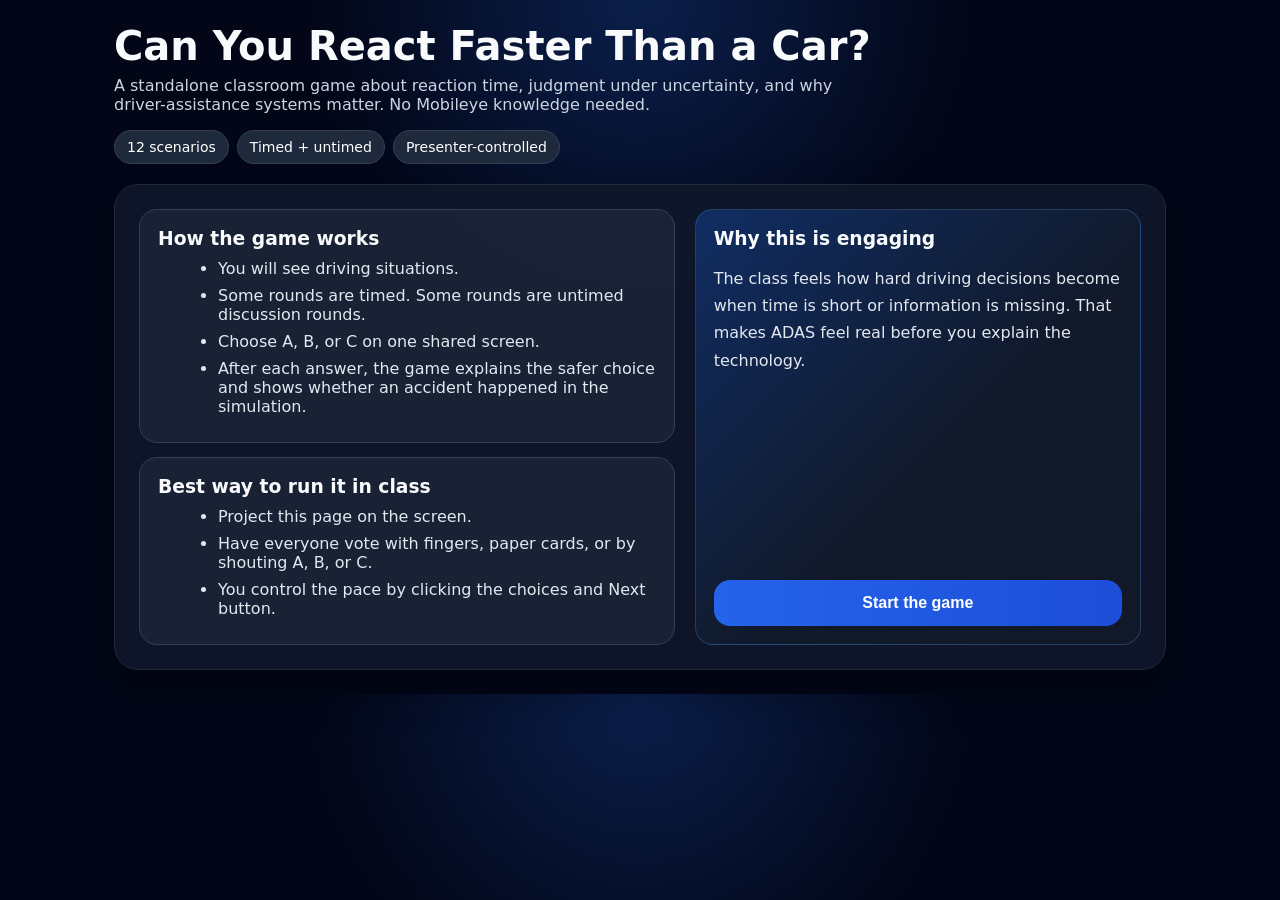
<file: can_you_react_faster_than_a_car.html>
<!DOCTYPE html>
<html lang="en">
<head>
  <meta charset="UTF-8" />
  <meta name="viewport" content="width=device-width, initial-scale=1.0" />
  <title>Can You React Faster Than a Car?</title>
  <style>
    :root{
      --bg:#020617;--card:#0f172a;--text:#f8fafc;--muted:#cbd5e1;--line:#334155;
      --blue:#60a5fa;--green:#34d399;--red:#f87171;--amber:#fbbf24;
    }
    *{box-sizing:border-box} body{margin:0;font-family:Inter,system-ui,Arial,sans-serif;background:radial-gradient(circle at top,#0b1f4b 0%,var(--bg) 35%);color:var(--text)}
    .wrap{max-width:1100px;margin:0 auto;padding:24px}
    .header{display:flex;justify-content:space-between;gap:16px;align-items:flex-start;flex-wrap:wrap}
    h1{margin:0;font-size:40px;line-height:1.1}.sub{color:var(--muted);margin-top:8px;max-width:760px}
    .badges{display:flex;gap:8px;flex-wrap:wrap}.badge{background:#1e293b;color:#fff;border:1px solid #334155;border-radius:999px;padding:8px 12px;font-size:14px}
    .card{background:rgba(15,23,42,.95);border:1px solid #1f2937;border-radius:24px;box-shadow:0 18px 40px rgba(0,0,0,.35);margin-top:20px;overflow:hidden}
    .p{padding:24px}.hero{display:grid;grid-template-columns:1.2fr 1fr;gap:20px}
    .panel{background:rgba(30,41,59,.7);border:1px solid #334155;border-radius:18px;padding:18px}
    .panel h3{margin:0 0 10px} ul{margin:10px 0 0 20px;color:#e2e8f0} li{margin:8px 0}
    .cta{background:linear-gradient(135deg,#102d63,#111827 60%);border:1px solid rgba(96,165,250,.25);display:flex;flex-direction:column;justify-content:space-between}
    .btn{appearance:none;border:none;border-radius:16px;padding:14px 18px;background:linear-gradient(90deg,#2563eb,#1d4ed8);color:white;font-weight:700;cursor:pointer;font-size:16px}
    .btn.secondary{background:transparent;border:1px solid #475569}
    .stats{display:grid;grid-template-columns:repeat(4,1fr);gap:12px}.stat{background:rgba(15,23,42,.95);border:1px solid #1f2937;border-radius:18px;padding:16px}
    .label{color:var(--muted);font-size:13px}.value{font-size:30px;font-weight:800;margin-top:6px}
    .progress{height:12px;background:#1e293b;border-radius:999px;overflow:hidden;margin:16px 0}.bar{height:100%;background:linear-gradient(90deg,#60a5fa,#2563eb);width:0%}
    .scenario-head{background:linear-gradient(90deg,rgba(29,78,216,.35),rgba(15,23,42,.95));border-bottom:1px solid #1f2937;padding:22px 24px;display:flex;justify-content:space-between;gap:14px;align-items:flex-start;flex-wrap:wrap}
    .scenario-title{font-size:34px;font-weight:800}.scenario-context{color:var(--muted);margin-top:8px}
    .row{display:flex;gap:10px;flex-wrap:wrap;align-items:center}.mini{background:#1e293b;border:1px solid #334155;border-radius:12px;padding:8px 12px;color:#fff;font-size:14px}
    .time{font-size:28px;font-weight:800}.blue{color:#bfdbfe}.red{color:#fecaca}.amber{color:#fde68a}
    .prompt{background:rgba(30,41,59,.75);border:1px solid #334155;border-radius:22px;padding:22px}.prompt .small{font-size:12px;text-transform:uppercase;letter-spacing:.08em;color:#f8fafc;opacity:.9}.prompt .big{font-size:30px;line-height:1.4;margin-top:8px}
    .choices{display:grid;grid-template-columns:repeat(3,1fr);gap:14px;margin-top:20px}.choice{text-align:left;background:rgba(15,23,42,.7);border:1px solid #334155;border-radius:22px;padding:18px;color:#fff;cursor:pointer;transition:.18s ease}
    .choice:hover{border-color:#60a5fa;background:rgba(37,99,235,.12)}.choice.disabled{cursor:default}.choice.correct{border-color:var(--green);background:rgba(52,211,153,.12)}.choice.wrong{border-color:var(--red);background:rgba(248,113,113,.12)}
    .choice .key{display:inline-block;border-radius:999px;background:#475569;padding:6px 11px;font-weight:700;font-size:13px}.choice .txt{font-size:20px;line-height:1.45;margin-top:16px}
    .reveal{margin-top:20px;background:rgba(30,41,59,.7);border:1px solid #334155;border-radius:22px;padding:18px}.reveal h3{margin:0 0 10px}
    .accident{margin-top:14px;border-radius:16px;padding:14px;border:1px solid #000}.accident.redbg{background:rgba(248,113,113,.12);border-color:#f87171;color:#fff1f2}.accident.ambg{background:rgba(251,191,36,.12);border-color:#fbbf24;color:#fffbeb}
    .results-grid{display:grid;grid-template-columns:repeat(3,1fr);gap:12px}.note{background:linear-gradient(90deg,rgba(29,78,216,.25),rgba(30,41,59,.9));border:1px solid rgba(96,165,250,.25);border-radius:22px;padding:20px}
    .two{display:grid;grid-template-columns:1fr 1fr;gap:12px}.hidden{display:none}.controls{margin-top:14px;display:flex;gap:10px;flex-wrap:wrap}
    @media (max-width:900px){.hero,.choices,.stats,.results-grid,.two{grid-template-columns:1fr}.scenario-title{font-size:28px}.prompt .big{font-size:24px}h1{font-size:32px}}
  </style>
</head>
<body>
<div class="wrap">
  <div class="header">
    <div>
      <h1>Can You React Faster Than a Car?</h1>
      <div class="sub">A standalone classroom game about reaction time, judgment under uncertainty, and why driver-assistance systems matter. No Mobileye knowledge needed.</div>
    </div>
    <div class="badges">
      <div class="badge">12 scenarios</div>
      <div class="badge">Timed + untimed</div>
      <div class="badge">Presenter-controlled</div>
    </div>
  </div>

  <div id="intro" class="card">
    <div class="p hero">
      <div>
        <div class="panel">
          <h3>How the game works</h3>
          <ul>
            <li>You will see driving situations.</li>
            <li>Some rounds are timed. Some rounds are untimed discussion rounds.</li>
            <li>Choose A, B, or C on one shared screen.</li>
            <li>After each answer, the game explains the safer choice and shows whether an accident happened in the simulation.</li>
          </ul>
        </div>
        <div class="panel" style="margin-top:14px">
          <h3>Best way to run it in class</h3>
          <ul>
            <li>Project this page on the screen.</li>
            <li>Have everyone vote with fingers, paper cards, or by shouting A, B, or C.</li>
            <li>You control the pace by clicking the choices and Next button.</li>
          </ul>
        </div>
      </div>
      <div class="panel cta">
        <div>
          <h3>Why this is engaging</h3>
          <p style="color:#e2e8f0;line-height:1.7">The class feels how hard driving decisions become when time is short or information is missing. That makes ADAS feel real before you explain the technology.</p>
        </div>
        <button class="btn" id="startBtn">Start the game</button>
      </div>
    </div>
  </div>

  <div id="play" class="hidden">
    <div class="stats">
      <div class="stat"><div class="label">Scenario</div><div class="value" id="statScenario">1 / 12</div></div>
      <div class="stat"><div class="label">Score</div><div class="value" id="statScore">0</div></div>
      <div class="stat"><div class="label">Accidents</div><div class="value" id="statAccidents">0</div></div>
      <div class="stat"><div class="label">Best streak</div><div class="value" id="statStreak">0</div></div>
    </div>
    <div class="progress"><div class="bar" id="progressBar"></div></div>
    <div class="card">
      <div class="scenario-head">
        <div>
          <div class="scenario-title" id="title"></div>
          <div class="scenario-context" id="context"></div>
        </div>
        <div class="row">
          <div class="mini" id="difficulty"></div>
          <div style="text-align:right">
            <div class="label" id="timeLabel">Time left</div>
            <div class="time blue" id="timeDisplay"></div>
          </div>
        </div>
      </div>
      <div class="p">
        <div class="prompt">
          <div class="small">You are driving...</div>
          <div class="big" id="prompt"></div>
          <div class="row" style="margin-top:14px">
            <div class="mini" id="modeBadge"></div>
            <div class="mini" id="riskBadge"></div>
          </div>
        </div>
        <div class="choices" id="choices"></div>
        <div class="reveal hidden" id="reveal">
          <h3 id="revealTitle"></h3>
          <div style="color:#f8fafc;line-height:1.7" id="revealText"></div>
          <div class="accident hidden" id="accidentBox">
            <div style="font-weight:700;margin-bottom:6px">Simulation outcome</div>
            <div id="accidentText"></div>
          </div>
          <div class="controls">
            <button class="btn" id="nextBtn">Next scenario</button>
          </div>
        </div>
      </div>
    </div>
  </div>

  <div id="results" class="hidden card">
    <div class="p">
      <h2 style="margin:0 0 8px;font-size:34px">Results</h2>
      <div class="sub" style="margin:0 0 18px">Your classroom reaction summary</div>
      <div class="results-grid">
        <div class="stat"><div class="label">Final score</div><div class="value" id="finalScore"></div></div>
        <div class="stat"><div class="label">Accuracy</div><div class="value" id="finalAccuracy"></div></div>
        <div class="stat"><div class="label">Accidents triggered</div><div class="value" id="finalAccidents"></div></div>
      </div>
      <div class="note" style="margin-top:18px">
        <div style="font-size:26px;font-weight:800;margin-bottom:8px" id="finalLabel"></div>
        <div style="line-height:1.7;color:#e2e8f0">This game shows one simple idea: common road decisions become hard when time is short, visibility is limited, or information is incomplete. That is exactly why driver-assistance systems matter.</div>
      </div>
      <div class="two" style="margin-top:18px">
        <div class="panel">
          <h3>Fast debrief questions</h3>
          <ul>
            <li>Which untimed scenario felt hardest, and why?</li>
            <li>Did anyone choose differently because information was limited?</li>
            <li>Which wrong choice looked reasonable at first?</li>
            <li>Where would ADAS help most: warning, braking, or awareness?</li>
          </ul>
        </div>
        <div class="panel">
          <h3>Bridge back to your presentation</h3>
          <p style="color:#e2e8f0;line-height:1.7">If these choices already feel stressful in a classroom, imagine them in real traffic at speed. Mobileye builds systems that help with exactly these moments: seeing danger earlier, processing it quickly, and assisting the driver before human error becomes a crash.</p>
        </div>
      </div>
      <div class="controls" style="margin-top:18px">
        <button class="btn" id="restartBtn">Restart for the whole class</button>
        <button class="btn secondary" id="backBtn">Back to intro</button>
      </div>
    </div>
  </div>
</div>

<script>
const SCENARIOS=[
{id:1,title:'Crosswalk Surprise',prompt:'A pedestrian steps off the curb from between parked cars.',context:'Urban street, 25 mph, clear daylight.',mode:'timed',reactionMs:2800,difficulty:'Medium',accidentRisk:'High if delayed',choices:[{key:'A',text:'Brake immediately',correct:true,explain:'Correct. The safest reaction is to brake right away and prepare to stop.'},{key:'B',text:'Swerve left around them',correct:false,explain:'Swerving can create a second crash risk, especially into oncoming traffic.'},{key:'C',text:'Honk and keep going',correct:false,explain:'A horn is not enough when someone is already in your path.'}]},
{id:2,title:'Brake Lights Ahead',prompt:'The car in front slams on its brakes after traffic suddenly stacks up.',context:'Highway traffic, 60 mph.',mode:'timed',reactionMs:2200,difficulty:'Hard',accidentRisk:'Very high',choices:[{key:'A',text:'Check phone first',correct:false,explain:'Any delay here is dangerous because stopping distance is shrinking fast.'},{key:'B',text:'Brake hard and keep straight',correct:true,explain:'Correct. Immediate braking while staying controlled is the safest default reaction.'},{key:'C',text:'Accelerate to pass',correct:false,explain:'Acceleration increases risk when the vehicle ahead is already stopping hard.'}]},
{id:3,title:'Blind Spot Risk',prompt:'You signal to change lanes, but a car is sitting just out of your view.',context:'Multi lane road, moderate traffic.',mode:'timed',reactionMs:3000,difficulty:'Easy',accidentRisk:'Medium',choices:[{key:'A',text:'Change lanes quickly anyway',correct:false,explain:'Moving anyway could cause a side collision.'},{key:'B',text:'Wait and recheck',correct:true,explain:'Correct. Pause, recheck, and only move when the lane is truly clear.'},{key:'C',text:'Brake in the middle of the lane change',correct:false,explain:'Braking during a half-completed lane change can create confusion and risk.'}]},
{id:4,title:'Rain and Faded Lanes',prompt:'Heavy rain makes lane markings hard to see and your view gets worse.',context:'Night driving, wet road.',mode:'timed',reactionMs:3500,difficulty:'Medium',accidentRisk:'Medium',choices:[{key:'A',text:'Slow down and keep centered',correct:true,explain:'Correct. Lower speed gives you more time and lowers the severity of mistakes.'},{key:'B',text:'Speed up to get through faster',correct:false,explain:'Higher speed in low visibility gives you less time to react.'},{key:'C',text:'Turn on hazard lights and stop in the lane',correct:false,explain:'Stopping in a live lane is usually unsafe unless there is no better option.'}]},
{id:5,title:'Ball in the Street',prompt:'A ball rolls into the road from the right side near a parked SUV.',context:'Neighborhood street, children may be nearby.',mode:'timed',reactionMs:2500,difficulty:'Hard',accidentRisk:'Very high',choices:[{key:'A',text:'Keep going unless you see a person',correct:false,explain:'A ball often means a child could follow immediately.'},{key:'B',text:'Brake and prepare for someone to run out',correct:true,explain:'Correct. You should assume a person may appear next.'},{key:'C',text:'Swerve left immediately',correct:false,explain:'A sudden swerve can create a worse crash than controlled braking.'}]},
{id:6,title:'School Zone Change',prompt:'A speed limit sign drops from 45 mph to 25 mph near a school zone.',context:'Daytime, light traffic.',mode:'timed',reactionMs:4000,difficulty:'Easy',accidentRisk:'Low to medium',choices:[{key:'A',text:'Slow down smoothly',correct:true,explain:'Correct. Lower speed is needed because the risk environment has changed.'},{key:'B',text:'Ignore it if traffic is moving fast',correct:false,explain:'Traffic flow does not remove the new risk or the new legal limit.'},{key:'C',text:'Stop completely',correct:false,explain:'Stopping completely is not necessary unless the road conditions require it.'}]},
{id:7,title:'Cyclist Door Zone',prompt:'A cyclist appears beside parked cars while a car door starts to open.',context:'Busy downtown street.',mode:'timed',reactionMs:2600,difficulty:'Medium',accidentRisk:'High',choices:[{key:'A',text:'Brake and give extra space',correct:true,explain:'Correct. Slow down and create room because the cyclist is vulnerable.'},{key:'B',text:'Thread through the gap quickly',correct:false,explain:'Trying to squeeze through raises the chance of hitting the cyclist or the door.'},{key:'C',text:'Honk and stay at speed',correct:false,explain:'A horn does not replace reducing speed and creating space.'}]},
{id:8,title:'Intersection Yellow',prompt:'The light turns yellow as you approach an intersection and a car may be turning left.',context:'City intersection, moderate speed.',mode:'timed',reactionMs:2400,difficulty:'Medium',accidentRisk:'High',choices:[{key:'A',text:'Accelerate to beat the light',correct:false,explain:'Trying to beat the light can create a severe intersection crash.'},{key:'B',text:'Slow and prepare to stop if safe',correct:true,explain:'Correct. Slowing preserves options and reduces risk.'},{key:'C',text:'Look away and trust traffic flow',correct:false,explain:'You need more attention here, not less.'}]},
{id:9,title:'Limited Information: Parked Van',prompt:'A delivery van blocks your view of the sidewalk at a crosswalk. You cannot see if someone is about to cross.',context:'Downtown area, afternoon.',mode:'untimed',difficulty:'Discussion',accidentRisk:'Unknown / hidden',choices:[{key:'A',text:'Slow down and prepare to stop',correct:true,explain:'Correct. Limited visibility means you should assume hidden risk and create time to react.'},{key:'B',text:'Maintain speed because the road ahead looks open',correct:false,explain:'This is exactly the kind of situation where hidden danger appears late.'},{key:'C',text:'Move closer first, then decide',correct:false,explain:'Waiting until you are closer removes safe reaction time.'}]},
{id:10,title:'Limited Information: Rolling Ball',prompt:'You see a ball bounce out from behind a parked car, but no person is visible yet.',context:'Residential street.',mode:'untimed',difficulty:'Discussion',accidentRisk:'Hidden / sudden',choices:[{key:'A',text:'Treat it as danger and slow immediately',correct:true,explain:'Correct. You should infer that a child may follow, even before you see one.'},{key:'B',text:'Keep speed until someone appears',correct:false,explain:'By the time someone appears, it may be too late.'},{key:'C',text:'Swerve away from the ball',correct:false,explain:'Swerving without seeing the full scene can create a second hazard.'}]},
{id:11,title:'Limited Information: Double-Parked Truck',prompt:'A truck is double parked. A lane beside it is open, but you cannot see whether someone may step out from the front.',context:'City street, moderate traffic.',mode:'untimed',difficulty:'Discussion',accidentRisk:'Moderate / hidden',choices:[{key:'A',text:'Pass carefully with lower speed',correct:true,explain:'Correct. The right move is to reduce speed because the missing information creates risk.'},{key:'B',text:'Pass at normal speed because your lane is clear',correct:false,explain:'The lane looks clear, but the hidden area is the danger.'},{key:'C',text:'Stop in the middle of traffic immediately',correct:false,explain:'Stopping suddenly may create a rear-end risk if you do not need to fully stop.'}]},
{id:12,title:'Drowsy Driver Moment',prompt:'You realize you drifted slightly and your focus is fading.',context:'Late night highway driving.',mode:'untimed',difficulty:'Discussion',accidentRisk:'High if ignored',choices:[{key:'A',text:'Turn up the music and continue',correct:false,explain:'That does not solve drowsiness and keeps risk high.'},{key:'B',text:'Use lane support but keep driving for hours',correct:false,explain:'Driver assistance helps, but it is not a substitute for a tired driver resting.'},{key:'C',text:'Pull over safely and rest soon',correct:true,explain:'Correct. ADAS can assist, but a dangerously tired driver still needs to stop.'}]}
];
const el=id=>document.getElementById(id);
let state={order:[],index:0,score:0,accidents:0,streak:0,bestStreak:0,revealed:false,selected:null,outcome:null,timer:null,timeLeft:0};
function shuffle(arr){return [...arr].sort(()=>Math.random()-0.5)}
function scoreLabel(score,total){const pct=Math.round(score/total*100);if(pct>=90)return'Safer than most drivers today';if(pct>=75)return'Strong defensive instincts';if(pct>=60)return'Good, but reaction support helps';return'Exactly why driver assistance matters'}
function randomAccidentOutcome(choiceCorrect,scenario){if(choiceCorrect)return{happened:false,text:'No accident this round.'};const high=['Very high','High','High if delayed','Hidden / sudden','High if ignored'];const moderate=['Medium','Moderate / hidden','Unknown / hidden'];let p=.35;if(high.includes(scenario.accidentRisk))p=.75;else if(moderate.includes(scenario.accidentRisk))p=.5;const happened=Math.random()<p;return{happened,text:happened?'Accident triggered in this simulation.':'You got away with it this time, but the choice was still unsafe.'}}
function show(section){['intro','play','results'].forEach(id=>el(id).classList.add('hidden'));el(section).classList.remove('hidden')}
function current(){return state.order[state.index]}
function updateTop(){el('statScenario').textContent=`${state.index+1} / ${state.order.length}`;el('statScore').textContent=state.score;el('statAccidents').textContent=state.accidents;el('statStreak').textContent=state.bestStreak;el('progressBar').style.width=`${((state.index+(state.revealed?1:0))/state.order.length)*100}%`}
function setTimeDisplay(){const c=current();if(c.mode==='timed'){el('timeLabel').textContent='Time left';el('timeDisplay').textContent=`${(state.timeLeft/1000).toFixed(1)}s`;el('timeDisplay').className='time '+(state.timeLeft<1000?'red':'blue')}else{el('timeLabel').textContent='Round type';el('timeDisplay').textContent='Untimed';el('timeDisplay').className='time amber'}}
function startGame(){clearInterval(state.timer);state={order:shuffle(SCENARIOS),index:0,score:0,accidents:0,streak:0,bestStreak:0,revealed:false,selected:null,outcome:null,timer:null,timeLeft:0};show('play');renderScenario()}
function renderScenario(){clearInterval(state.timer);state.revealed=false;state.selected=null;state.outcome=null;const c=current();state.timeLeft=c.mode==='timed'?c.reactionMs:0;updateTop();el('title').textContent=c.title;el('context').textContent=c.context;el('difficulty').textContent=c.difficulty;el('prompt').textContent=c.prompt;el('modeBadge').textContent=c.mode==='timed'?'Fast reaction round':'Think first round';el('riskBadge').textContent=`Accident risk: ${c.accidentRisk}`;setTimeDisplay();const box=el('choices');box.innerHTML='';c.choices.forEach(choice=>{const btn=document.createElement('button');btn.className='choice';btn.innerHTML=`<span class="key">${choice.key}</span><div class="txt">${choice.text}</div>`;btn.onclick=()=>choose(choice.key);box.appendChild(btn)});el('reveal').classList.add('hidden');el('accidentBox').classList.add('hidden');if(c.mode==='timed'){state.timer=setInterval(()=>{state.timeLeft-=100;if(state.timeLeft<=0){clearInterval(state.timer);state.timeLeft=0;setTimeDisplay();reveal('TIME')}else setTimeDisplay()},100)}}
function choose(key){if(state.revealed)return;clearInterval(state.timer);reveal(key)}
function reveal(key){state.revealed=true;state.selected=key;const c=current();const correctChoice=c.choices.find(x=>x.correct);const selectedChoice=key==='TIME'?null:c.choices.find(x=>x.key===key);const choiceCorrect=selectedChoice?selectedChoice.correct:false;state.outcome=randomAccidentOutcome(choiceCorrect,c);if(state.outcome.happened)state.accidents+=1;if(choiceCorrect){state.score+=1;state.streak+=1;state.bestStreak=Math.max(state.bestStreak,state.streak)}else state.streak=0;updateTop();[...el('choices').children].forEach((node,i)=>{const choice=c.choices[i];node.classList.add('disabled');if(choice.correct)node.classList.add('correct');if(key!=='TIME'&&choice.key===key&&!choice.correct)node.classList.add('wrong')});el('revealTitle').textContent=key==='TIME'?'Time ran out.':choiceCorrect?'Good choice.':'Here is the safer reaction.';el('revealText').textContent=key==='TIME'?correctChoice.explain:selectedChoice.explain;const ab=el('accidentBox');const at=el('accidentText');ab.className='accident '+(state.outcome.happened?'redbg':'ambg');at.textContent=state.outcome.text;ab.classList.remove('hidden');el('nextBtn').textContent=state.index===state.order.length-1?'See results':'Next scenario';el('reveal').classList.remove('hidden')}
function nextScenario(){if(state.index===state.order.length-1){showResults();return}state.index+=1;renderScenario()}
function showResults(){show('results');el('finalScore').textContent=`${state.score} / ${state.order.length}`;el('finalAccuracy').textContent=`${Math.round(state.score/state.order.length*100)}%`;el('finalAccidents').textContent=state.accidents;el('finalLabel').textContent=scoreLabel(state.score,state.order.length)}
el('startBtn').onclick=startGame;el('nextBtn').onclick=nextScenario;el('restartBtn').onclick=startGame;el('backBtn').onclick=()=>show('intro');
</script>
</body>
</html>
</file>
